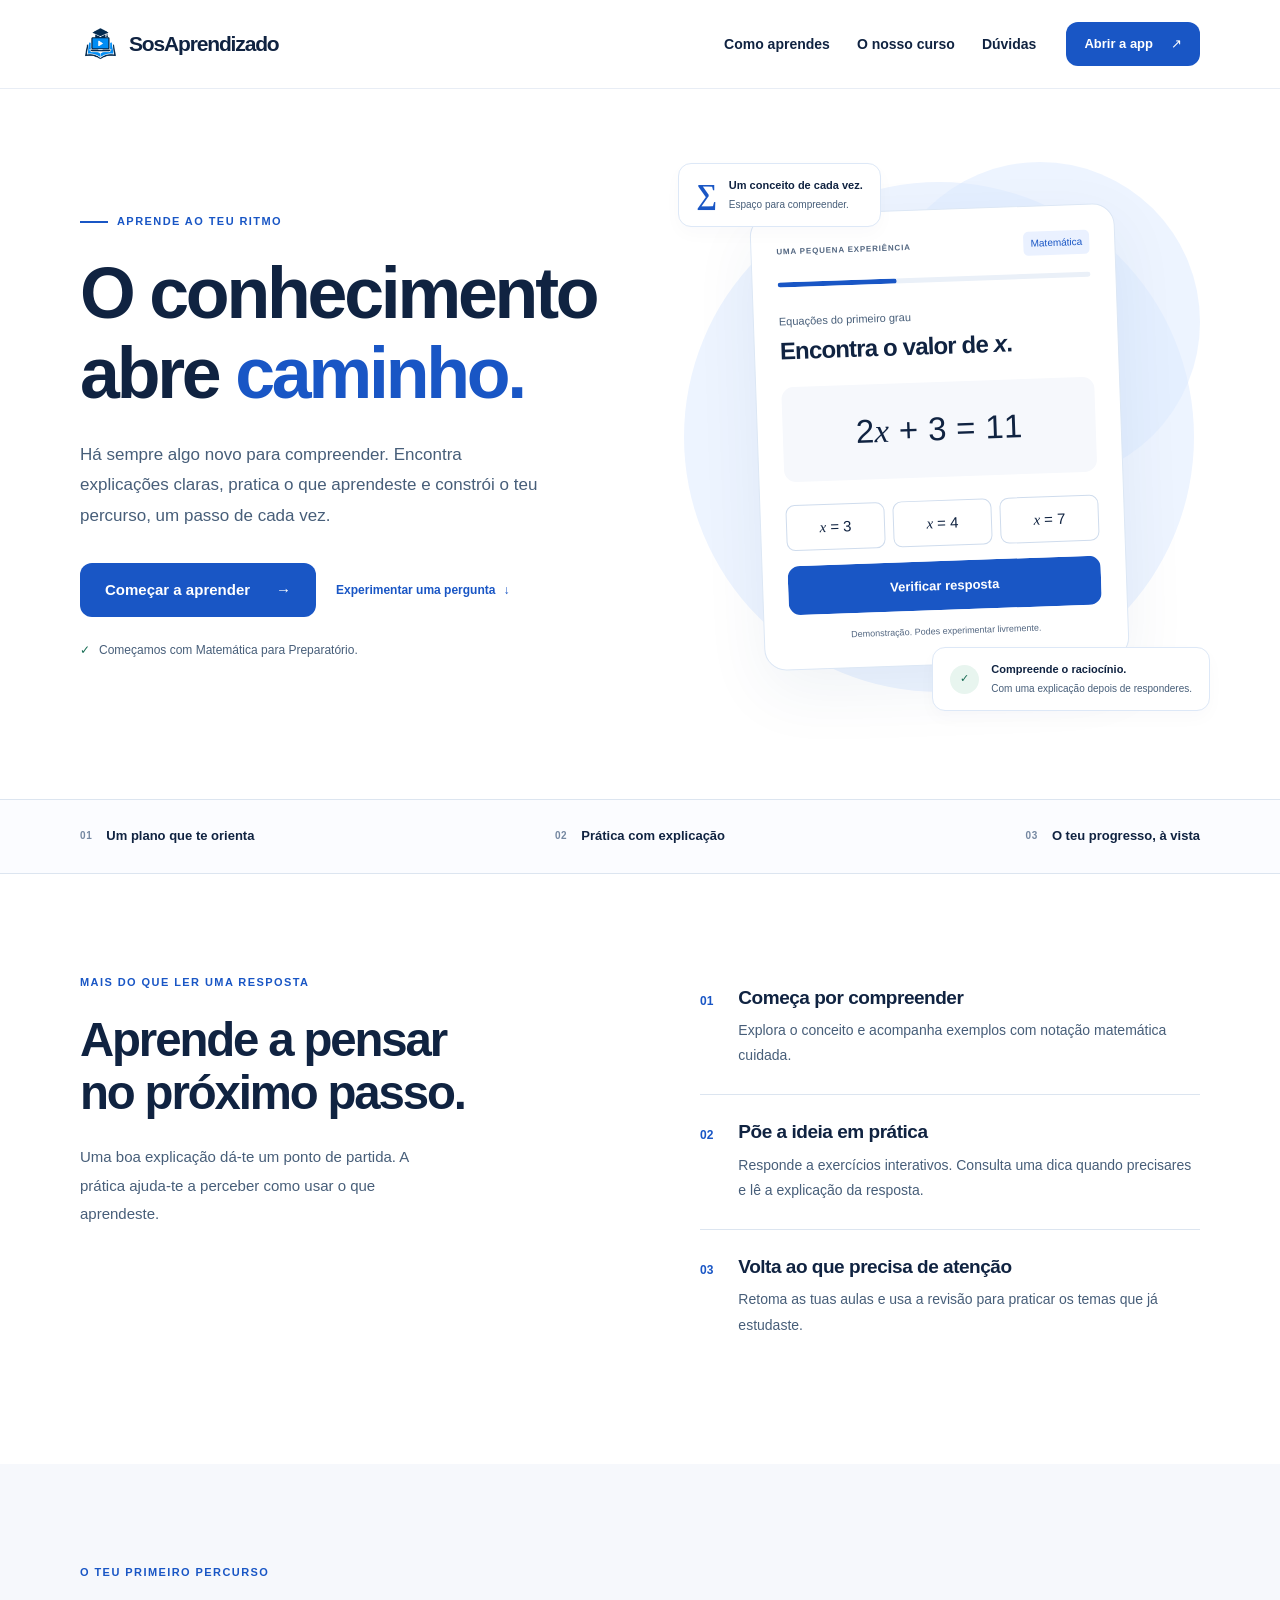
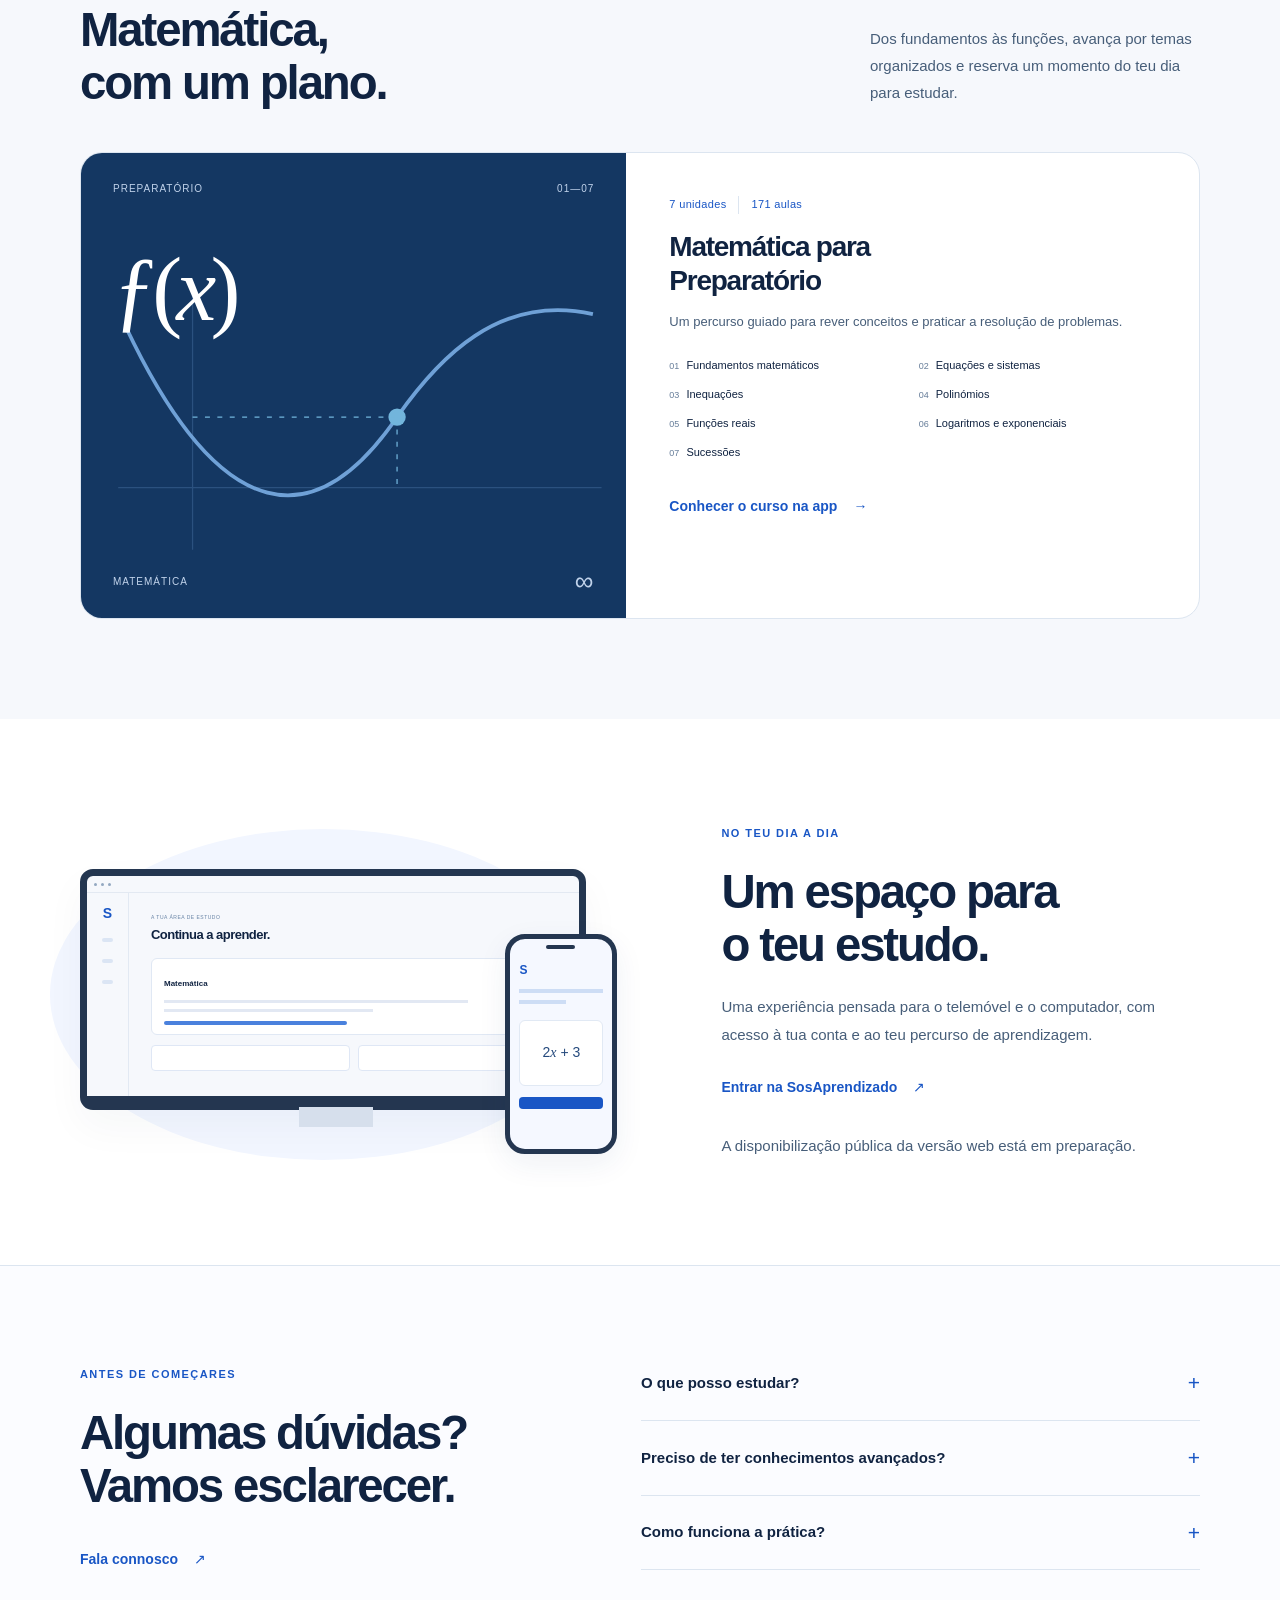
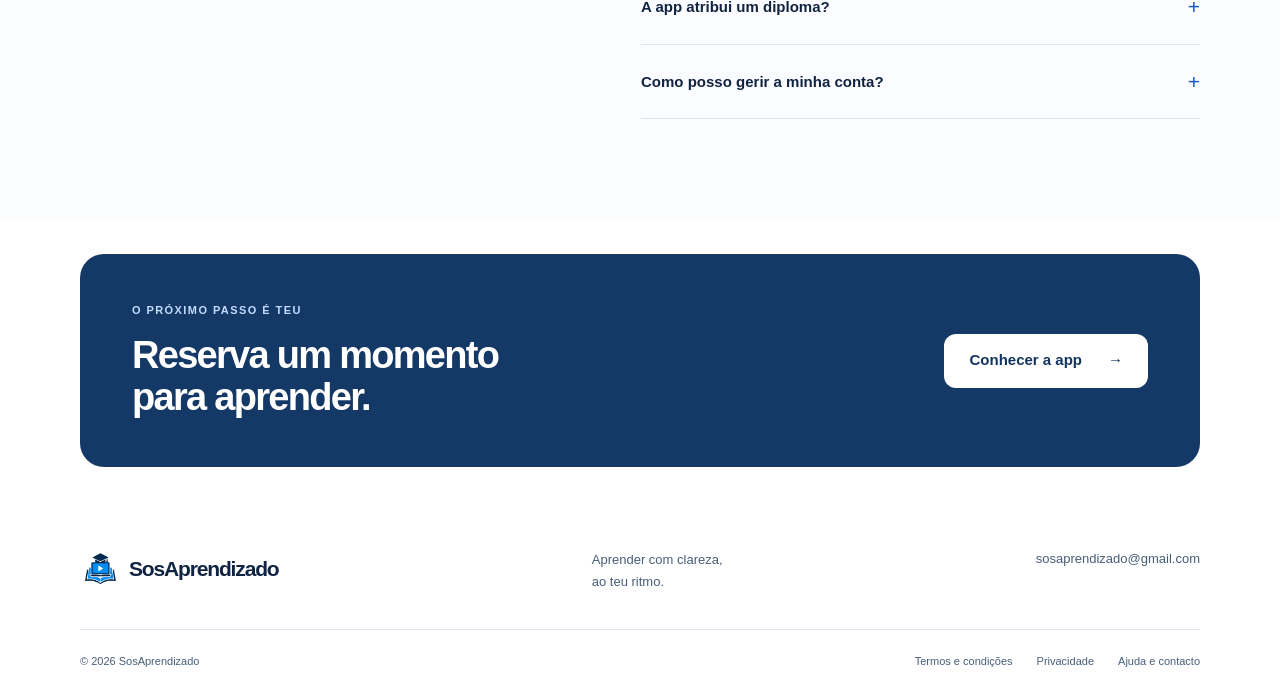
<file: index.html>
<!doctype html>
<html lang="pt-AO">
<head>
  <meta charset="utf-8">
  <meta name="viewport" content="width=device-width, initial-scale=1">
  <meta name="theme-color" content="#123460">
  <title>SosAprendizado | Aprende ao teu ritmo</title>
  <meta name="description" content="Conhece a SosAprendizado. Explora os cursos, aprende com exemplos e exercícios interativos e acompanha o teu progresso ao teu ritmo.">
  <meta name="robots" content="index, follow, max-image-preview:large">
  <meta name="google-site-verification" content="mbjfr6m97Jv37Rw4Ybl-t7gr6s1rhcrlw_hMFawdF-0" />
  <link rel="canonical" href="https://conhece.sosaprendizado.com/">
  <meta property="og:site_name" content="SosAprendizado">
  <meta property="og:title" content="SosAprendizado | Aprende ao teu ritmo">
  <meta property="og:description" content="Descobre os cursos da SosAprendizado e acompanha o teu progresso com aulas e exercícios interativos.">
  <meta property="og:type" content="website">
  <meta property="og:locale" content="pt_AO">
  <meta property="og:url" content="https://conhece.sosaprendizado.com/">
  <meta property="og:image" content="https://conhece.sosaprendizado.com/social-logo.png">
  <meta property="og:image:type" content="image/png">
  <meta property="og:image:width" content="1254">
  <meta property="og:image:height" content="1254">
  <meta property="og:image:alt" content="SosAprendizado — símbolo de aprendizagem com livro, ecrã e chapéu de finalista">
  <meta name="twitter:card" content="summary">
  <meta name="twitter:title" content="SosAprendizado | Aprende ao teu ritmo">
  <meta name="twitter:description" content="Descobre os cursos da SosAprendizado e acompanha o teu progresso com aulas e exercícios interativos.">
  <meta name="twitter:image" content="https://conhece.sosaprendizado.com/social-logo.png">
  <meta name="twitter:image:alt" content="Símbolo da SosAprendizado">
  <link rel="icon" href="/logo.png" type="image/png" sizes="144x144">
  <link rel="stylesheet" href="styles.css">
  <script src="site.js" defer></script>
  <script type="application/ld+json">
  {
    "@context": "https://schema.org",
    "@graph": [
      {
        "@type": "Organization",
        "@id": "https://conhece.sosaprendizado.com/#organization",
        "name": "SosAprendizado",
        "url": "https://conhece.sosaprendizado.com/",
        "email": "sosaprendizado@gmail.com",
        "logo": {
          "@type": "ImageObject",
          "url": "https://conhece.sosaprendizado.com/social-logo.png",
          "width": 1254,
          "height": 1254
        }
      },
      {
        "@type": "WebSite",
        "@id": "https://conhece.sosaprendizado.com/#website",
        "name": "SosAprendizado",
        "url": "https://conhece.sosaprendizado.com/",
        "inLanguage": "pt-AO",
        "publisher": { "@id": "https://conhece.sosaprendizado.com/#organization" }
      }
    ]
  }
  </script>
</head>
<body>
  <a class="skip" href="#conteudo">Saltar para o conteúdo</a>
  <header class="site-header">
    <nav class="nav wrap" aria-label="Navegação principal">
      <a href="./" class="brand" aria-label="SosAprendizado, início"><img src="logo.png" width="40" height="40" alt=""><span>SosAprendizado</span></a>
      <div class="nav-links"><a href="#metodo">Como aprendes</a><a href="#curso">O nosso curso</a><a href="#duvidas">Dúvidas</a></div>
      <a class="button button-small" href="https://sosaprendizado.com/">Abrir a app <span aria-hidden="true">↗</span></a>
    </nav>
  </header>
  <main id="conteudo">
    <section class="hero wrap" aria-labelledby="hero-title">
      <div class="hero-copy">
        <p class="eyebrow"><span class="little-line"></span>APRENDE AO TEU RITMO</p>
        <h1 id="hero-title">O conhecimento<br>abre <span>caminho.</span></h1>
        <p class="hero-description">Há sempre algo novo para compreender. Encontra explicações claras, pratica o que aprendeste e constrói o teu percurso, um passo de cada vez.</p>
        <div class="hero-actions"><a class="button" href="https://sosaprendizado.com/">Começar a aprender <span aria-hidden="true">→</span></a><a class="text-link" href="#experimenta">Experimentar uma pergunta <span aria-hidden="true">↓</span></a></div>
        <div class="hero-note"><span class="note-mark" aria-hidden="true">✓</span><span>Começamos com Matemática para Preparatório.</span></div>
      </div>
      <div class="learning-scene" id="experimenta">
        <div class="scene-orbit orbit-one"></div><div class="scene-orbit orbit-two"></div>
        <div class="scene-note"><span aria-hidden="true">∑</span><div>Um conceito de cada vez.<small>Espaço para compreender.</small></div></div>
        <section class="lesson-demo" aria-labelledby="demo-title">
          <div class="demo-header"><span class="demo-kicker">UMA PEQUENA EXPERIÊNCIA</span><span class="demo-subject">Matemática</span></div>
          <div class="demo-progress" aria-hidden="true"><span></span></div>
          <p class="demo-label">Equações do primeiro grau</p>
          <h2 id="demo-title">Encontra o valor de <i>x</i>.</h2>
          <div class="equation" aria-label="Dois x mais três é igual a onze"><span>2<i>x</i> + 3 = 11</span></div>
          <form id="demo-form">
            <fieldset><legend class="visually-hidden">Escolhe uma resposta</legend><div class="answer-grid"><label><input type="radio" name="answer" value="3" required><span><i>x</i> = 3</span></label><label><input type="radio" name="answer" value="4"><span><i>x</i> = 4</span></label><label><input type="radio" name="answer" value="7"><span><i>x</i> = 7</span></label></div></fieldset>
            <button class="button demo-submit" type="submit">Verificar resposta</button>
            <div id="demo-result" class="demo-result" role="status" aria-live="polite" hidden></div>
          </form>
          <p class="demo-footnote">Demonstração. Podes experimentar livremente.</p>
        </section>
        <div class="scene-bottom"><span class="mini-check" aria-hidden="true">✓</span><div>Compreende o raciocínio.<small>Com uma explicação depois de responderes.</small></div></div>
      </div>
    </section>
    <section class="principles" aria-label="A experiência de aprendizagem">
      <div class="wrap principles-inner"><p><span class="principle-symbol" aria-hidden="true">01</span>Um plano que te orienta</p><p><span class="principle-symbol" aria-hidden="true">02</span>Prática com explicação</p><p><span class="principle-symbol" aria-hidden="true">03</span>O teu progresso, à vista</p></div>
    </section>
    <section class="method wrap section-space" id="metodo" aria-labelledby="method-title">
      <div class="section-intro"><p class="eyebrow">MAIS DO QUE LER UMA RESPOSTA</p><h2 id="method-title">Aprende a pensar<br>no próximo passo.</h2><p>Uma boa explicação dá-te um ponto de partida. A prática ajuda-te a perceber como usar o que aprendeste.</p></div>
      <div class="method-steps">
        <article class="method-step"><span class="step-num">01</span><div><h3>Começa por compreender</h3><p>Explora o conceito e acompanha exemplos com notação matemática cuidada.</p></div></article>
        <article class="method-step"><span class="step-num">02</span><div><h3>Põe a ideia em prática</h3><p>Responde a exercícios interativos. Consulta uma dica quando precisares e lê a explicação da resposta.</p></div></article>
        <article class="method-step"><span class="step-num">03</span><div><h3>Volta ao que precisa de atenção</h3><p>Retoma as tuas aulas e usa a revisão para praticar os temas que já estudaste.</p></div></article>
      </div>
    </section>
    <section class="course-section section-space" id="curso" aria-labelledby="course-title">
      <div class="wrap"><div class="course-top"><div><p class="eyebrow">O TEU PRIMEIRO PERCURSO</p><h2 id="course-title">Matemática,<br>com um plano.</h2></div><p>Dos fundamentos às funções, avança por temas organizados e reserva um momento do teu dia para estudar.</p></div>
        <div class="course-panel"><div class="course-cover" aria-hidden="true"><div class="cover-header"><span>PREPARATÓRIO</span><span>01—07</span></div><div class="cover-formula">ƒ(<i>x</i>)</div><svg viewBox="0 0 440 230" class="graph" fill="none"><path d="M30 170H420M90 220V15" stroke="currentColor" opacity=".25"/><path d="M36 40C114 205 190 208 255 113C288 66 337 13 413 30" stroke="currentColor" stroke-width="3"/><circle cx="255" cy="113" r="7" fill="#83CCF2"/><path d="M255 113V170M90 113H255" stroke="#83CCF2" stroke-dasharray="4 6"/></svg><div class="cover-footer"><span>MATEMÁTICA</span><span>∞</span></div></div>
        <div class="course-content"><div class="course-meta"><span>7 unidades</span><span>171 aulas</span></div><h3>Matemática para Preparatório</h3><p>Um percurso guiado para rever conceitos e praticar a resolução de problemas.</p><ol class="syllabus"><li>Fundamentos matemáticos</li><li>Equações e sistemas</li><li>Inequações</li><li>Polinómios</li><li>Funções reais</li><li>Logaritmos e exponenciais</li><li>Sucessões</li></ol><a class="text-link" href="https://sosaprendizado.com/">Conhecer o curso na app <span aria-hidden="true">→</span></a></div></div>
      </div>
    </section>
    <section class="everywhere wrap section-space" aria-labelledby="everywhere-title"><div class="device-art" aria-hidden="true"><div class="desktop-device"><div class="desktop-top"><span></span><span></span><span></span></div><div class="desktop-screen"><div class="device-sidebar"><b>S</b><i></i><i></i><i></i></div><div class="device-study"><small>A TUA ÁREA DE ESTUDO</small><strong>Continua a aprender.</strong><div class="device-card"><span>Matemática</span><div class="device-rule"></div><div class="device-rule short"></div><div class="device-bar"></div></div><div class="device-tiles"><span></span><span></span></div></div></div></div><div class="phone-device"><span></span><b>S</b><div class="phone-line"></div><div class="phone-line short"></div><div class="phone-card">2<i>x</i> + 3</div><div class="phone-button"></div></div></div><div class="everywhere-copy"><p class="eyebrow">NO TEU DIA A DIA</p><h2 id="everywhere-title">Um espaço para<br>o teu estudo.</h2><p>Uma experiência pensada para o telemóvel e o computador, com acesso à tua conta e ao teu percurso de aprendizagem.</p><a class="text-link" href="https://sosaprendizado.com/">Entrar na SosAprendizado <span aria-hidden="true">↗</span></a><p class="small-note">A disponibilização pública da versão web está em preparação.</p></div></section>
    <section class="faq section-space" id="duvidas" aria-labelledby="faq-title"><div class="wrap faq-layout"><div><p class="eyebrow">ANTES DE COMEÇARES</p><h2 id="faq-title">Algumas dúvidas?<br>Vamos esclarecer.</h2><a class="text-link support-link" href="mailto:sosaprendizado@gmail.com">Fala connosco <span aria-hidden="true">↗</span></a></div><div class="faq-items"><details><summary>O que posso estudar?</summary><p>A SosAprendizado começa com Matemática para Preparatório, organizada em sete unidades. Novos cursos serão apresentados quando estiverem disponíveis.</p></details><details><summary>Preciso de ter conhecimentos avançados?</summary><p>O percurso começa pelos fundamentos matemáticos. Podes consultar o plano do curso para encontrar os temas que precisas de rever.</p></details><details><summary>Como funciona a prática?</summary><p>As aulas combinam explicações, exemplos e exercícios. Depois de responderes, recebes feedback e podes compreender a resolução.</p></details><details><summary>A app atribui um diploma?</summary><p>O progresso e os pontos acompanham a tua prática na plataforma. O curso atualmente disponível não atribui um diploma ou uma certificação académica.</p></details><details><summary>Como posso gerir a minha conta?</summary><p>Na app, abre Perfil para alterar o nome e a fotografia. Nas Definições, encontras as preferências, os dados de acesso e o pedido de eliminação. O pedido pode ser cancelado durante 30 dias.</p></details></div></div></section>
    <section class="cta-band wrap"><div><p class="eyebrow">O PRÓXIMO PASSO É TEU</p><h2>Reserva um momento<br>para aprender.</h2></div><a class="button button-white" href="https://sosaprendizado.com/">Conhecer a app <span aria-hidden="true">→</span></a></section>
  </main>
  <footer class="footer wrap"><div class="footer-top"><a href="./" class="brand"><img src="logo.png" alt="" width="36" height="36"><span>SosAprendizado</span></a><p>Aprender com clareza,<br>ao teu ritmo.</p><a href="mailto:sosaprendizado@gmail.com">sosaprendizado@gmail.com</a></div><div class="footer-bottom"><p>© <span id="year">2026</span> SosAprendizado</p><nav aria-label="Informação e apoio"><a href="termos.html">Termos e condições</a><a href="privacidade.html">Privacidade</a><a href="ajuda.html">Ajuda e contacto</a></nav></div></footer>
</body>
</html>
</file>
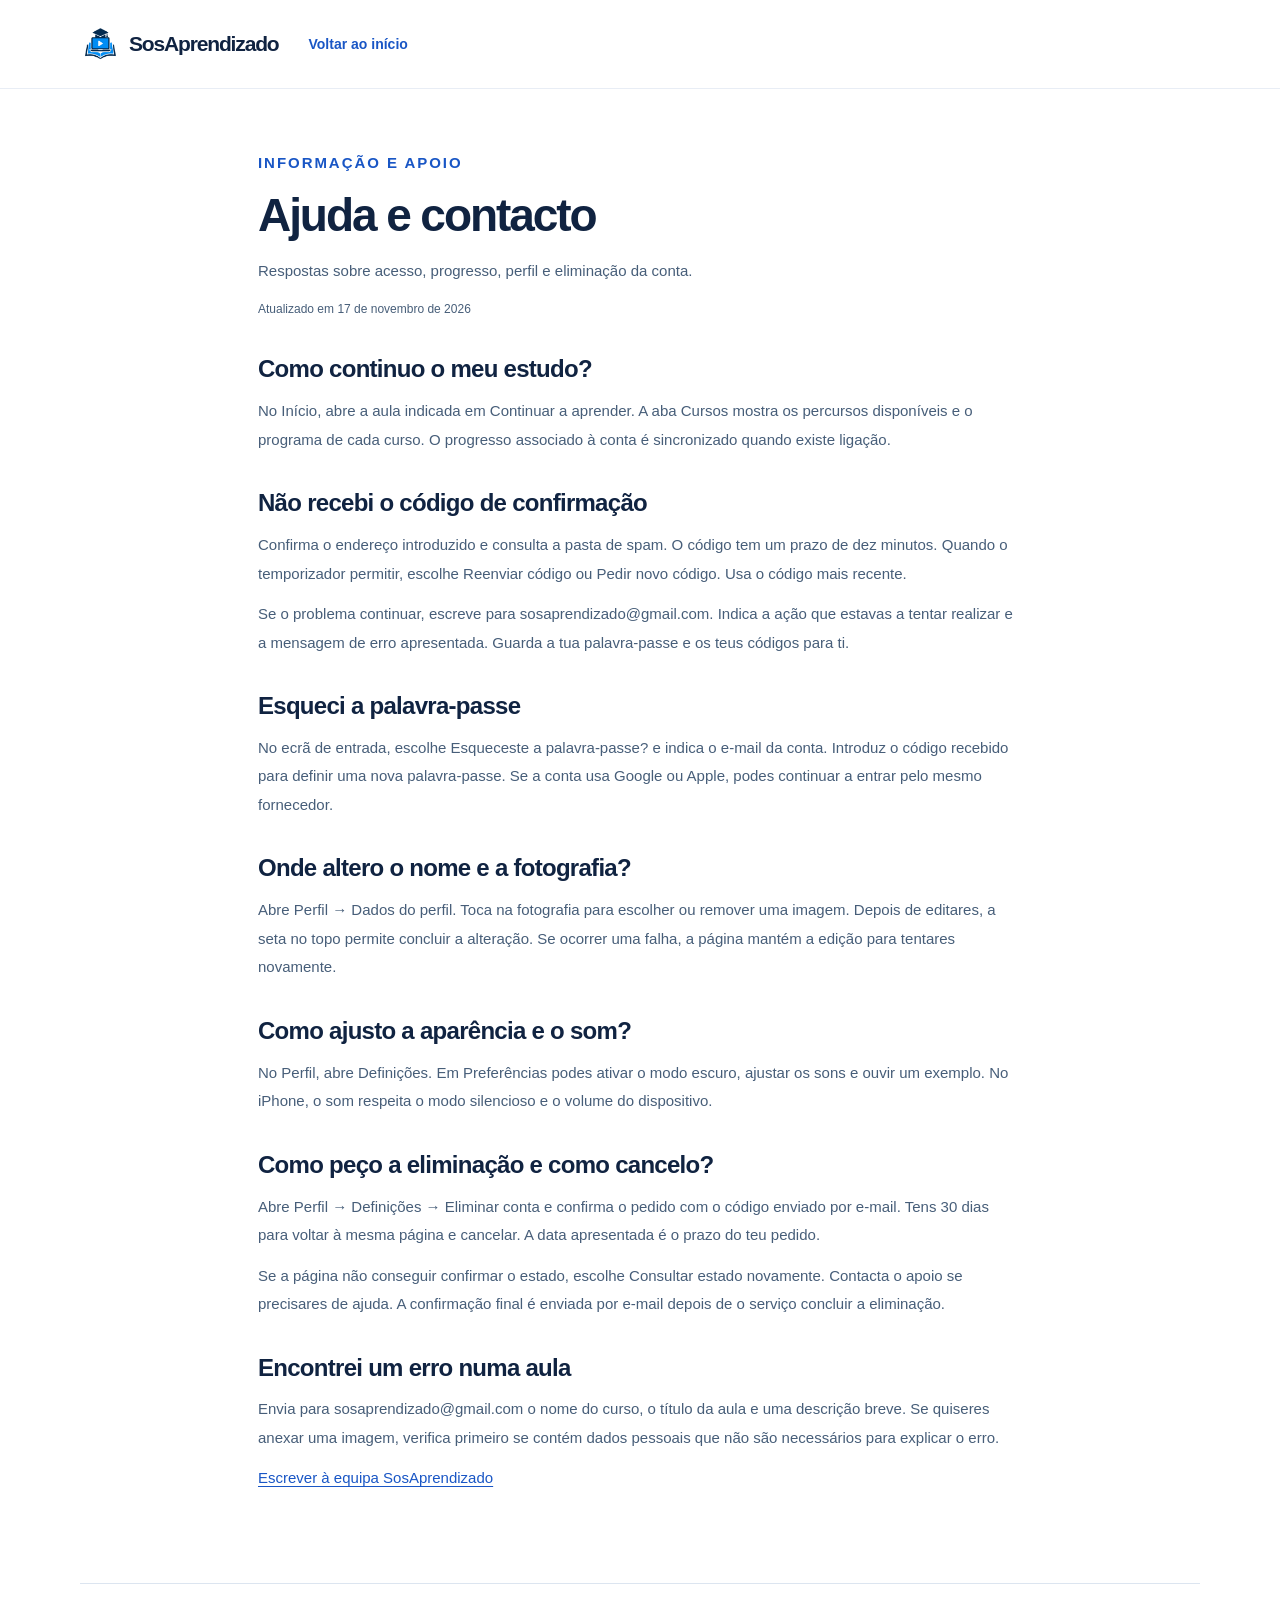
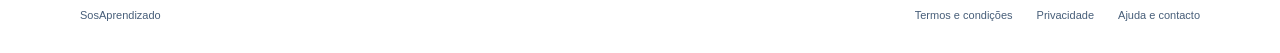
<file: ajuda.html>
<!doctype html>
<html lang="pt-AO">
<head>
  <meta charset="utf-8">
  <meta name="viewport" content="width=device-width,initial-scale=1">
  <meta name="theme-color" content="#123460">
  <title>Ajuda e contacto | SosAprendizado</title>
  <meta name="description" content="Respostas sobre acesso, progresso, perfil e eliminação da conta.">
  <meta name="robots" content="index, follow, max-image-preview:large">
  <link rel="canonical" href="https://conhece.sosaprendizado.com/ajuda.html">
  <meta property="og:site_name" content="SosAprendizado">
  <meta property="og:title" content="Ajuda e contacto | SosAprendizado">
  <meta property="og:description" content="Respostas sobre acesso, progresso, perfil e eliminação da conta.">
  <meta property="og:type" content="website">
  <meta property="og:locale" content="pt_AO">
  <meta property="og:url" content="https://conhece.sosaprendizado.com/ajuda.html">
  <meta property="og:image" content="https://conhece.sosaprendizado.com/social-logo.png">
  <meta property="og:image:type" content="image/png">
  <meta property="og:image:width" content="1254">
  <meta property="og:image:height" content="1254">
  <meta property="og:image:alt" content="Símbolo da SosAprendizado">
  <meta name="twitter:card" content="summary">
  <meta name="twitter:title" content="Ajuda e contacto | SosAprendizado">
  <meta name="twitter:description" content="Respostas sobre acesso, progresso, perfil e eliminação da conta.">
  <meta name="twitter:image" content="https://conhece.sosaprendizado.com/social-logo.png">
  <meta name="twitter:image:alt" content="Símbolo da SosAprendizado">
  <link rel="icon" href="/logo.png" type="image/png" sizes="144x144">
  <link rel="stylesheet" href="styles.css">
</head>
<body><a class="skip" href="#conteudo">Saltar para o conteúdo</a><header class="site-header"><nav class="nav wrap" aria-label="Navegação principal"><a class="brand" href="./"><img src="logo.png" width="40" height="40" alt=""><span>SosAprendizado</span></a><a class="text-link" href="./">Voltar ao início</a></nav></header><main class="legal-shell" id="conteudo"><p class="eyebrow">INFORMAÇÃO E APOIO</p><h1>Ajuda e contacto</h1><p>Respostas sobre acesso, progresso, perfil e eliminação da conta.</p><p class="legal-meta">Atualizado em 17 de novembro de 2026</p><section><h2>Como continuo o meu estudo?</h2><p>No Início, abre a aula indicada em Continuar a aprender. A aba Cursos mostra os percursos disponíveis e o programa de cada curso. O progresso associado à conta é sincronizado quando existe ligação.</p></section>
<section><h2>Não recebi o código de confirmação</h2><p>Confirma o endereço introduzido e consulta a pasta de spam. O código tem um prazo de dez minutos. Quando o temporizador permitir, escolhe Reenviar código ou Pedir novo código. Usa o código mais recente.</p><p>Se o problema continuar, escreve para sosaprendizado@gmail.com. Indica a ação que estavas a tentar realizar e a mensagem de erro apresentada. Guarda a tua palavra-passe e os teus códigos para ti.</p></section>
<section><h2>Esqueci a palavra-passe</h2><p>No ecrã de entrada, escolhe Esqueceste a palavra-passe? e indica o e-mail da conta. Introduz o código recebido para definir uma nova palavra-passe. Se a conta usa Google ou Apple, podes continuar a entrar pelo mesmo fornecedor.</p></section>
<section><h2>Onde altero o nome e a fotografia?</h2><p>Abre Perfil → Dados do perfil. Toca na fotografia para escolher ou remover uma imagem. Depois de editares, a seta no topo permite concluir a alteração. Se ocorrer uma falha, a página mantém a edição para tentares novamente.</p></section>
<section><h2>Como ajusto a aparência e o som?</h2><p>No Perfil, abre Definições. Em Preferências podes ativar o modo escuro, ajustar os sons e ouvir um exemplo. No iPhone, o som respeita o modo silencioso e o volume do dispositivo.</p></section>
<section><h2>Como peço a eliminação e como cancelo?</h2><p>Abre Perfil → Definições → Eliminar conta e confirma o pedido com o código enviado por e-mail. Tens 30 dias para voltar à mesma página e cancelar. A data apresentada é o prazo do teu pedido.</p><p>Se a página não conseguir confirmar o estado, escolhe Consultar estado novamente. Contacta o apoio se precisares de ajuda. A confirmação final é enviada por e-mail depois de o serviço concluir a eliminação.</p></section>
<section><h2>Encontrei um erro numa aula</h2><p>Envia para sosaprendizado@gmail.com o nome do curso, o título da aula e uma descrição breve. Se quiseres anexar uma imagem, verifica primeiro se contém dados pessoais que não são necessários para explicar o erro.</p></section><p><a href="mailto:sosaprendizado@gmail.com">Escrever à equipa SosAprendizado</a></p></main><footer class="footer wrap"><div class="footer-bottom"><p>SosAprendizado</p><nav aria-label="Informação e apoio"><a href="termos.html">Termos e condições</a><a href="privacidade.html">Privacidade</a><a href="ajuda.html">Ajuda e contacto</a></nav></div></footer></body></html>
</file>
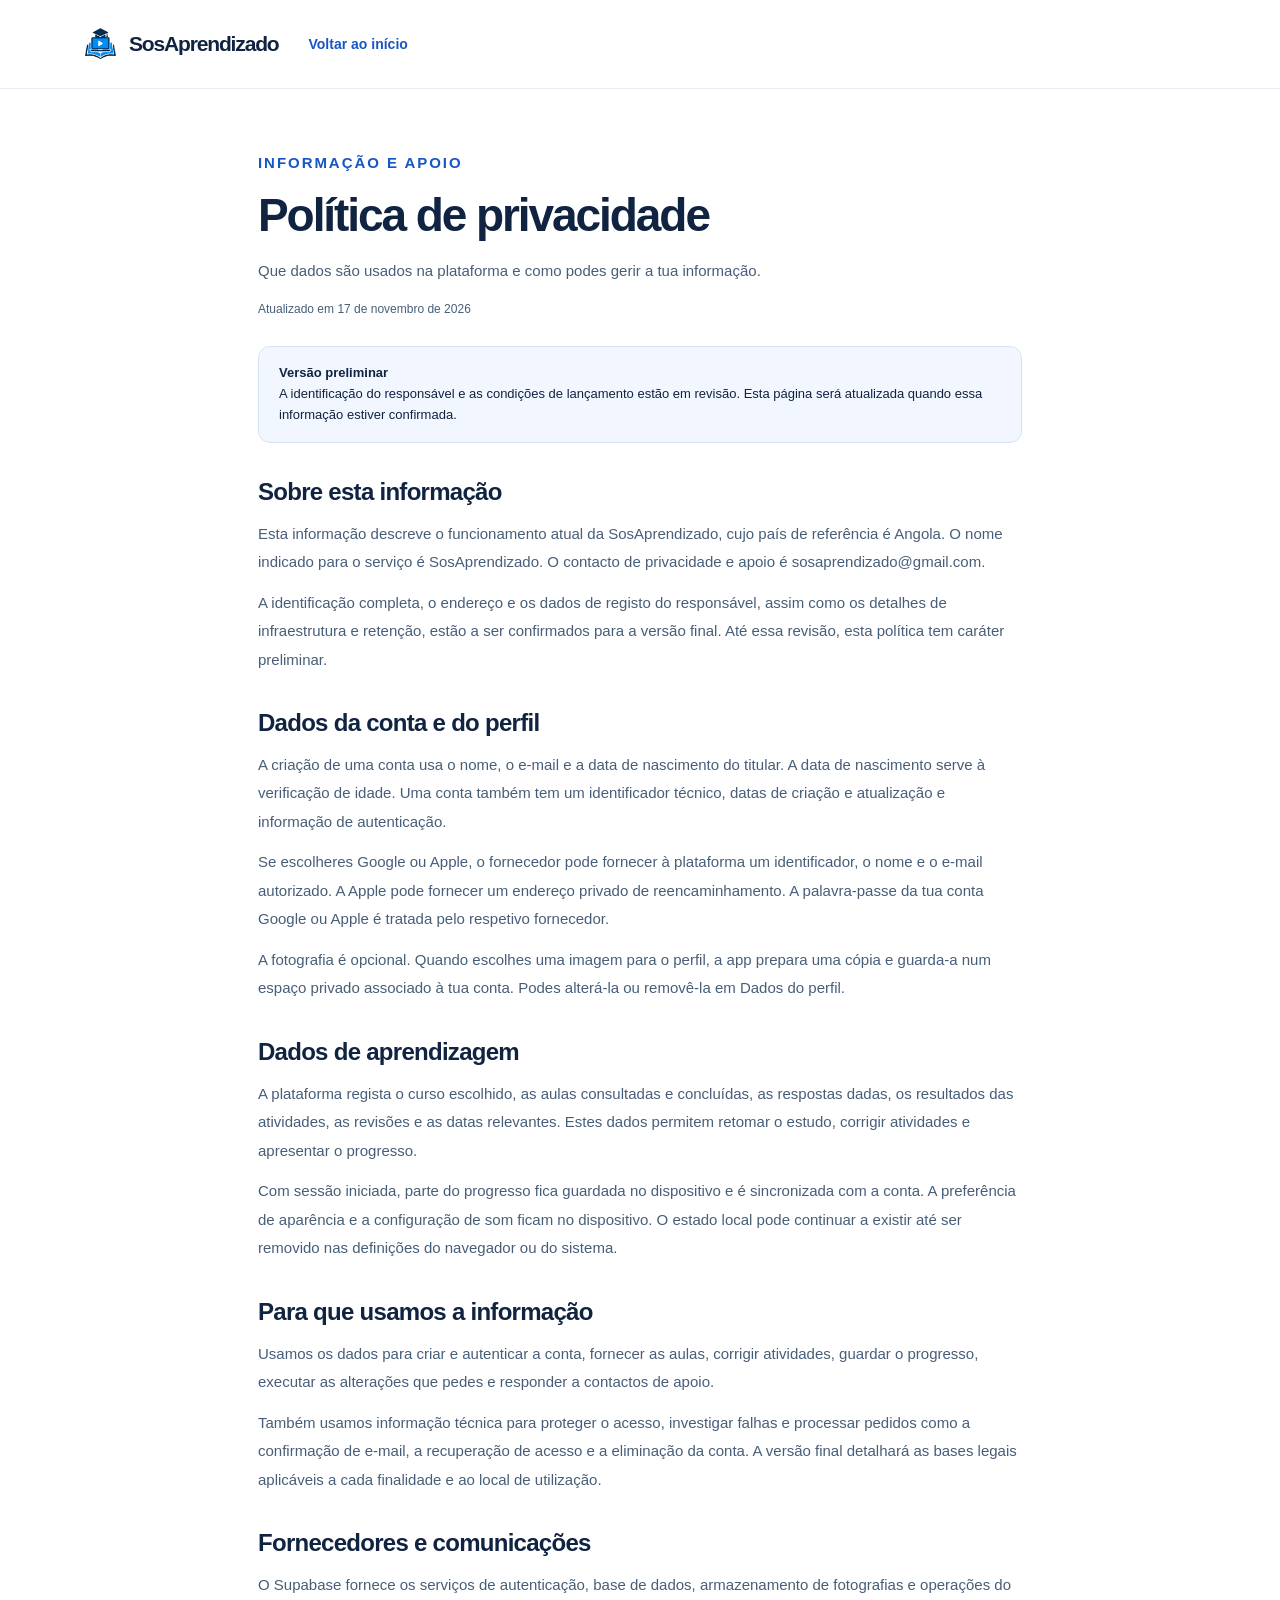
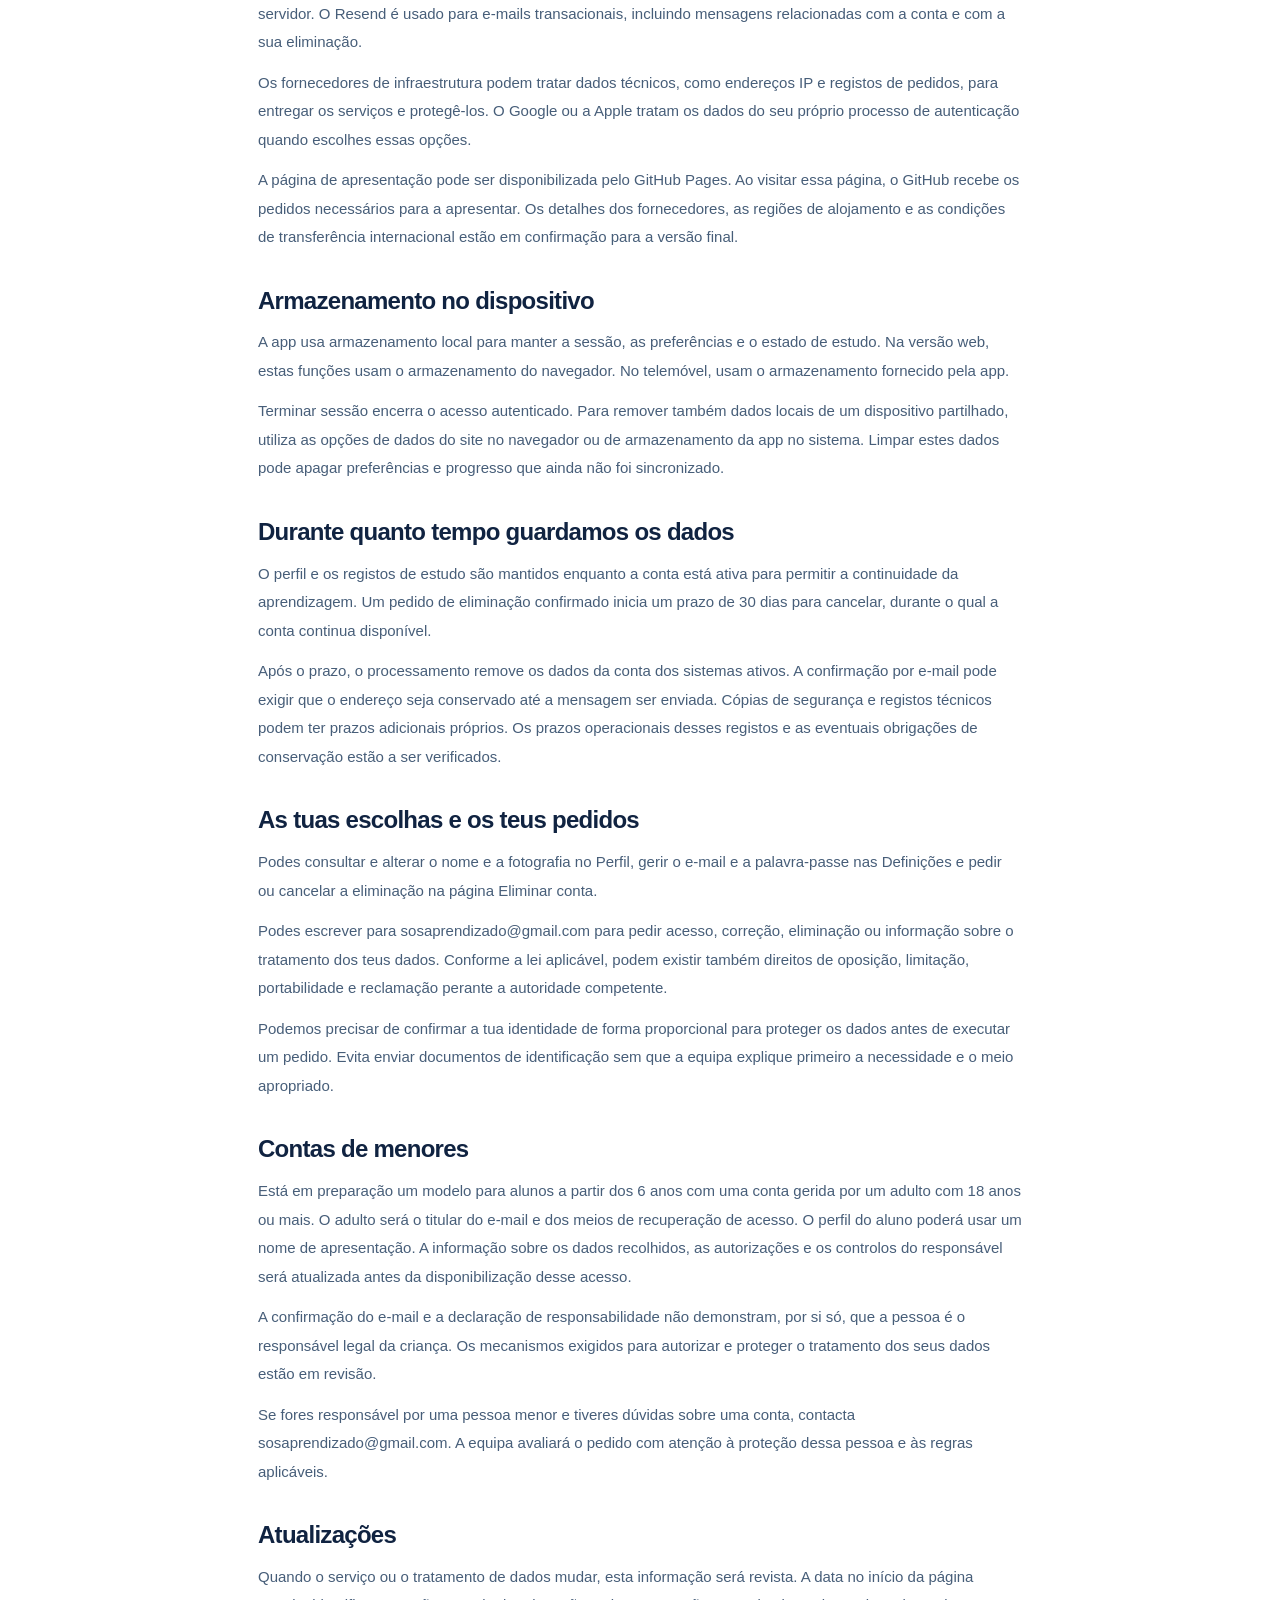
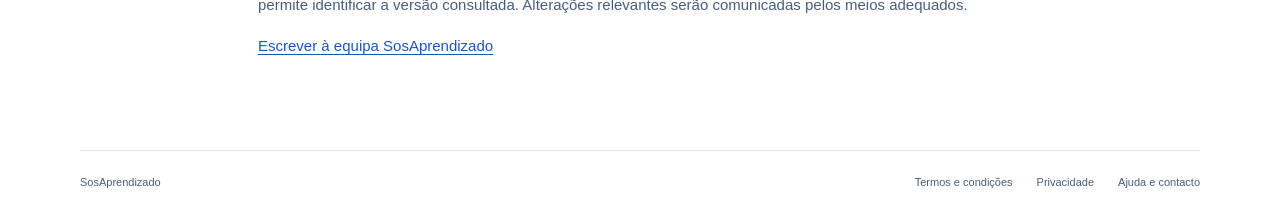
<file: privacidade.html>
<!doctype html>
<html lang="pt-AO">
<head>
  <meta charset="utf-8">
  <meta name="viewport" content="width=device-width,initial-scale=1">
  <meta name="theme-color" content="#123460">
  <title>Política de privacidade | SosAprendizado</title>
  <meta name="description" content="Que dados são usados na plataforma e como podes gerir a tua informação.">
  <meta name="robots" content="noindex, follow">
  <link rel="canonical" href="https://conhece.sosaprendizado.com/privacidade.html">
  <meta property="og:site_name" content="SosAprendizado">
  <meta property="og:title" content="Política de privacidade | SosAprendizado">
  <meta property="og:description" content="Que dados são usados na plataforma e como podes gerir a tua informação.">
  <meta property="og:type" content="website">
  <meta property="og:locale" content="pt_AO">
  <meta property="og:url" content="https://conhece.sosaprendizado.com/privacidade.html">
  <meta property="og:image" content="https://conhece.sosaprendizado.com/social-logo.png">
  <meta property="og:image:type" content="image/png">
  <meta property="og:image:width" content="1254">
  <meta property="og:image:height" content="1254">
  <meta property="og:image:alt" content="Símbolo da SosAprendizado">
  <meta name="twitter:card" content="summary">
  <meta name="twitter:title" content="Política de privacidade | SosAprendizado">
  <meta name="twitter:description" content="Que dados são usados na plataforma e como podes gerir a tua informação.">
  <meta name="twitter:image" content="https://conhece.sosaprendizado.com/social-logo.png">
  <meta name="twitter:image:alt" content="Símbolo da SosAprendizado">
  <link rel="icon" href="/logo.png" type="image/png" sizes="144x144">
  <link rel="stylesheet" href="styles.css">
</head>
<body><a class="skip" href="#conteudo">Saltar para o conteúdo</a><header class="site-header"><nav class="nav wrap" aria-label="Navegação principal"><a class="brand" href="./"><img src="logo.png" width="40" height="40" alt=""><span>SosAprendizado</span></a><a class="text-link" href="./">Voltar ao início</a></nav></header><main class="legal-shell" id="conteudo"><p class="eyebrow">INFORMAÇÃO E APOIO</p><h1>Política de privacidade</h1><p>Que dados são usados na plataforma e como podes gerir a tua informação.</p><p class="legal-meta">Atualizado em 17 de novembro de 2026</p><aside class="legal-draft"><strong>Versão preliminar</strong><br>A identificação do responsável e as condições de lançamento estão em revisão. Esta página será atualizada quando essa informação estiver confirmada.</aside><section><h2>Sobre esta informação</h2><p>Esta informação descreve o funcionamento atual da SosAprendizado, cujo país de referência é Angola. O nome indicado para o serviço é SosAprendizado. O contacto de privacidade e apoio é sosaprendizado@gmail.com.</p><p>A identificação completa, o endereço e os dados de registo do responsável, assim como os detalhes de infraestrutura e retenção, estão a ser confirmados para a versão final. Até essa revisão, esta política tem caráter preliminar.</p></section>
<section><h2>Dados da conta e do perfil</h2><p>A criação de uma conta usa o nome, o e-mail e a data de nascimento do titular. A data de nascimento serve à verificação de idade. Uma conta também tem um identificador técnico, datas de criação e atualização e informação de autenticação.</p><p>Se escolheres Google ou Apple, o fornecedor pode fornecer à plataforma um identificador, o nome e o e-mail autorizado. A Apple pode fornecer um endereço privado de reencaminhamento. A palavra-passe da tua conta Google ou Apple é tratada pelo respetivo fornecedor.</p><p>A fotografia é opcional. Quando escolhes uma imagem para o perfil, a app prepara uma cópia e guarda-a num espaço privado associado à tua conta. Podes alterá-la ou removê-la em Dados do perfil.</p></section>
<section><h2>Dados de aprendizagem</h2><p>A plataforma regista o curso escolhido, as aulas consultadas e concluídas, as respostas dadas, os resultados das atividades, as revisões e as datas relevantes. Estes dados permitem retomar o estudo, corrigir atividades e apresentar o progresso.</p><p>Com sessão iniciada, parte do progresso fica guardada no dispositivo e é sincronizada com a conta. A preferência de aparência e a configuração de som ficam no dispositivo. O estado local pode continuar a existir até ser removido nas definições do navegador ou do sistema.</p></section>
<section><h2>Para que usamos a informação</h2><p>Usamos os dados para criar e autenticar a conta, fornecer as aulas, corrigir atividades, guardar o progresso, executar as alterações que pedes e responder a contactos de apoio.</p><p>Também usamos informação técnica para proteger o acesso, investigar falhas e processar pedidos como a confirmação de e-mail, a recuperação de acesso e a eliminação da conta. A versão final detalhará as bases legais aplicáveis a cada finalidade e ao local de utilização.</p></section>
<section><h2>Fornecedores e comunicações</h2><p>O Supabase fornece os serviços de autenticação, base de dados, armazenamento de fotografias e operações do servidor. O Resend é usado para e-mails transacionais, incluindo mensagens relacionadas com a conta e com a sua eliminação.</p><p>Os fornecedores de infraestrutura podem tratar dados técnicos, como endereços IP e registos de pedidos, para entregar os serviços e protegê-los. O Google ou a Apple tratam os dados do seu próprio processo de autenticação quando escolhes essas opções.</p><p>A página de apresentação pode ser disponibilizada pelo GitHub Pages. Ao visitar essa página, o GitHub recebe os pedidos necessários para a apresentar. Os detalhes dos fornecedores, as regiões de alojamento e as condições de transferência internacional estão em confirmação para a versão final.</p></section>
<section><h2>Armazenamento no dispositivo</h2><p>A app usa armazenamento local para manter a sessão, as preferências e o estado de estudo. Na versão web, estas funções usam o armazenamento do navegador. No telemóvel, usam o armazenamento fornecido pela app.</p><p>Terminar sessão encerra o acesso autenticado. Para remover também dados locais de um dispositivo partilhado, utiliza as opções de dados do site no navegador ou de armazenamento da app no sistema. Limpar estes dados pode apagar preferências e progresso que ainda não foi sincronizado.</p></section>
<section><h2>Durante quanto tempo guardamos os dados</h2><p>O perfil e os registos de estudo são mantidos enquanto a conta está ativa para permitir a continuidade da aprendizagem. Um pedido de eliminação confirmado inicia um prazo de 30 dias para cancelar, durante o qual a conta continua disponível.</p><p>Após o prazo, o processamento remove os dados da conta dos sistemas ativos. A confirmação por e-mail pode exigir que o endereço seja conservado até a mensagem ser enviada. Cópias de segurança e registos técnicos podem ter prazos adicionais próprios. Os prazos operacionais desses registos e as eventuais obrigações de conservação estão a ser verificados.</p></section>
<section><h2>As tuas escolhas e os teus pedidos</h2><p>Podes consultar e alterar o nome e a fotografia no Perfil, gerir o e-mail e a palavra-passe nas Definições e pedir ou cancelar a eliminação na página Eliminar conta.</p><p>Podes escrever para sosaprendizado@gmail.com para pedir acesso, correção, eliminação ou informação sobre o tratamento dos teus dados. Conforme a lei aplicável, podem existir também direitos de oposição, limitação, portabilidade e reclamação perante a autoridade competente.</p><p>Podemos precisar de confirmar a tua identidade de forma proporcional para proteger os dados antes de executar um pedido. Evita enviar documentos de identificação sem que a equipa explique primeiro a necessidade e o meio apropriado.</p></section>
<section><h2>Contas de menores</h2><p>Está em preparação um modelo para alunos a partir dos 6 anos com uma conta gerida por um adulto com 18 anos ou mais. O adulto será o titular do e-mail e dos meios de recuperação de acesso. O perfil do aluno poderá usar um nome de apresentação. A informação sobre os dados recolhidos, as autorizações e os controlos do responsável será atualizada antes da disponibilização desse acesso.</p><p>A confirmação do e-mail e a declaração de responsabilidade não demonstram, por si só, que a pessoa é o responsável legal da criança. Os mecanismos exigidos para autorizar e proteger o tratamento dos seus dados estão em revisão.</p><p>Se fores responsável por uma pessoa menor e tiveres dúvidas sobre uma conta, contacta sosaprendizado@gmail.com. A equipa avaliará o pedido com atenção à proteção dessa pessoa e às regras aplicáveis.</p></section>
<section><h2>Atualizações</h2><p>Quando o serviço ou o tratamento de dados mudar, esta informação será revista. A data no início da página permite identificar a versão consultada. Alterações relevantes serão comunicadas pelos meios adequados.</p></section><p><a href="mailto:sosaprendizado@gmail.com">Escrever à equipa SosAprendizado</a></p></main><footer class="footer wrap"><div class="footer-bottom"><p>SosAprendizado</p><nav aria-label="Informação e apoio"><a href="termos.html">Termos e condições</a><a href="privacidade.html">Privacidade</a><a href="ajuda.html">Ajuda e contacto</a></nav></div></footer></body></html>
</file>
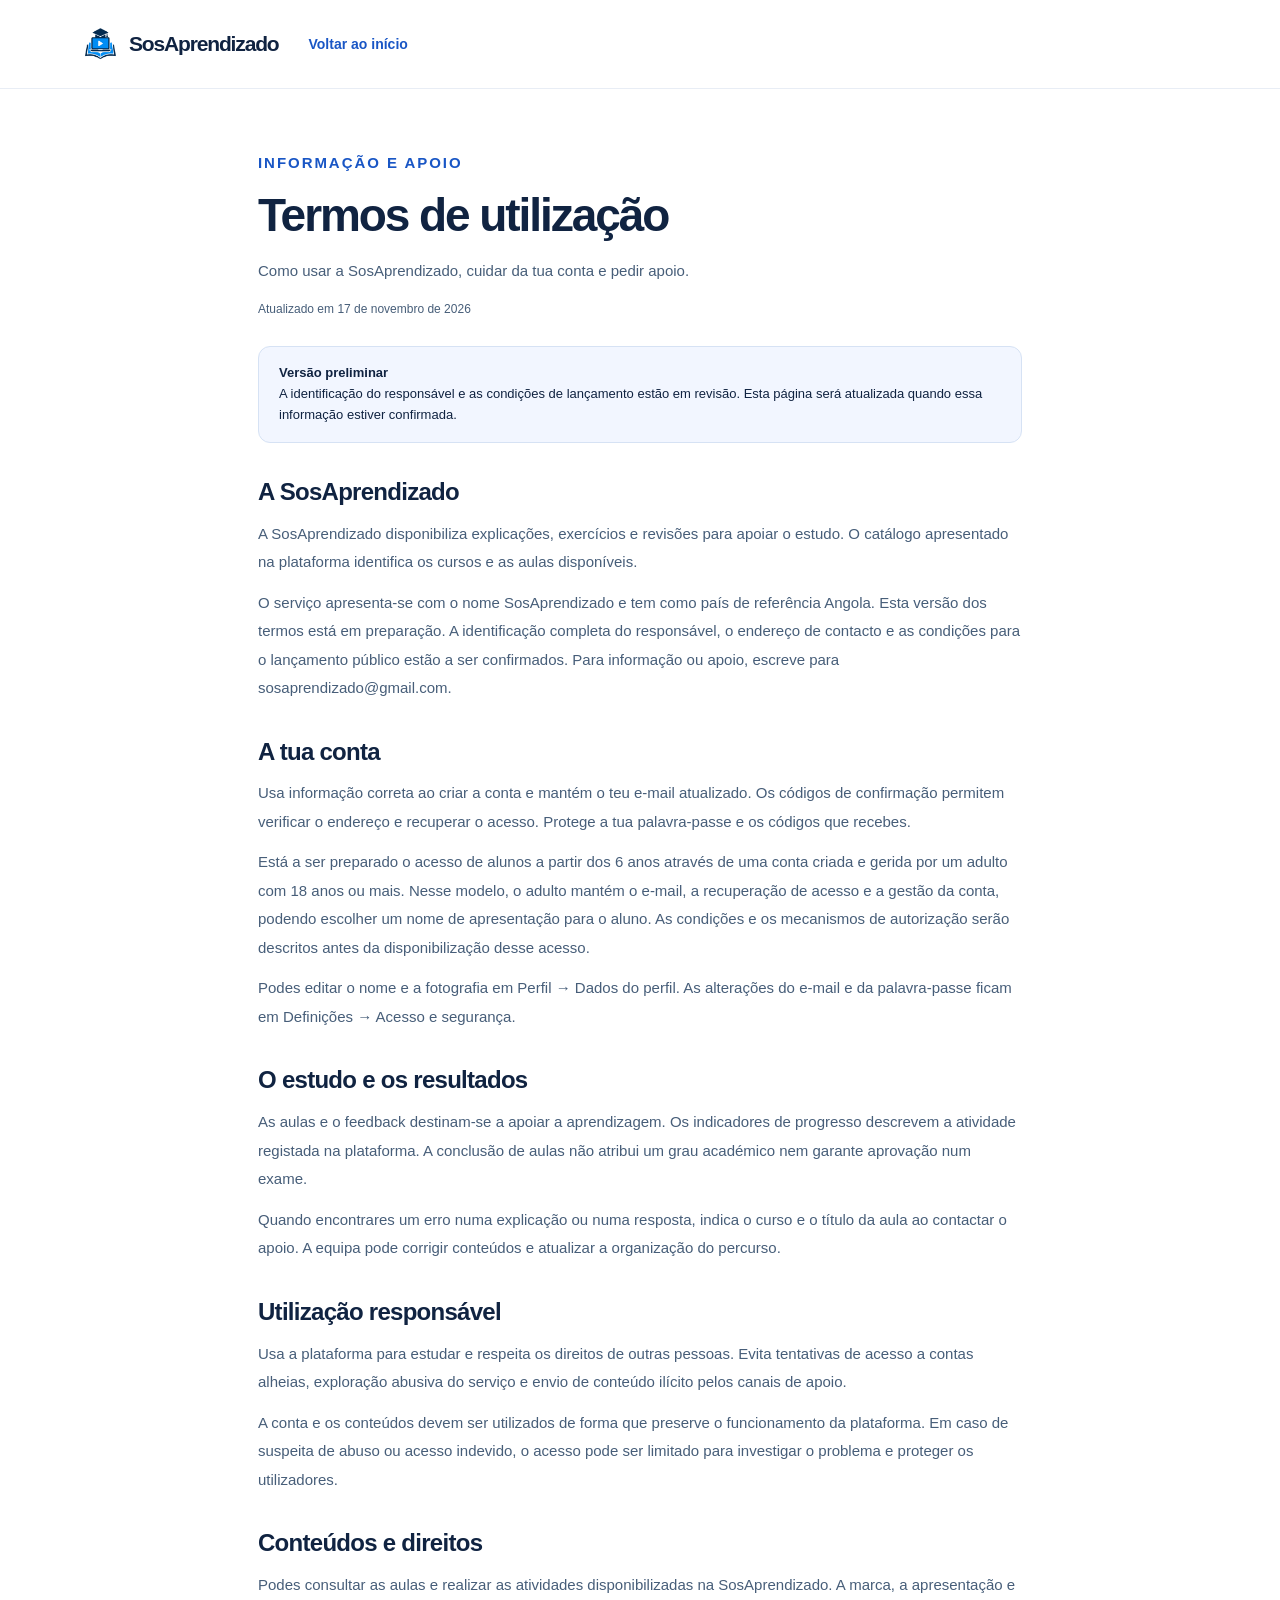
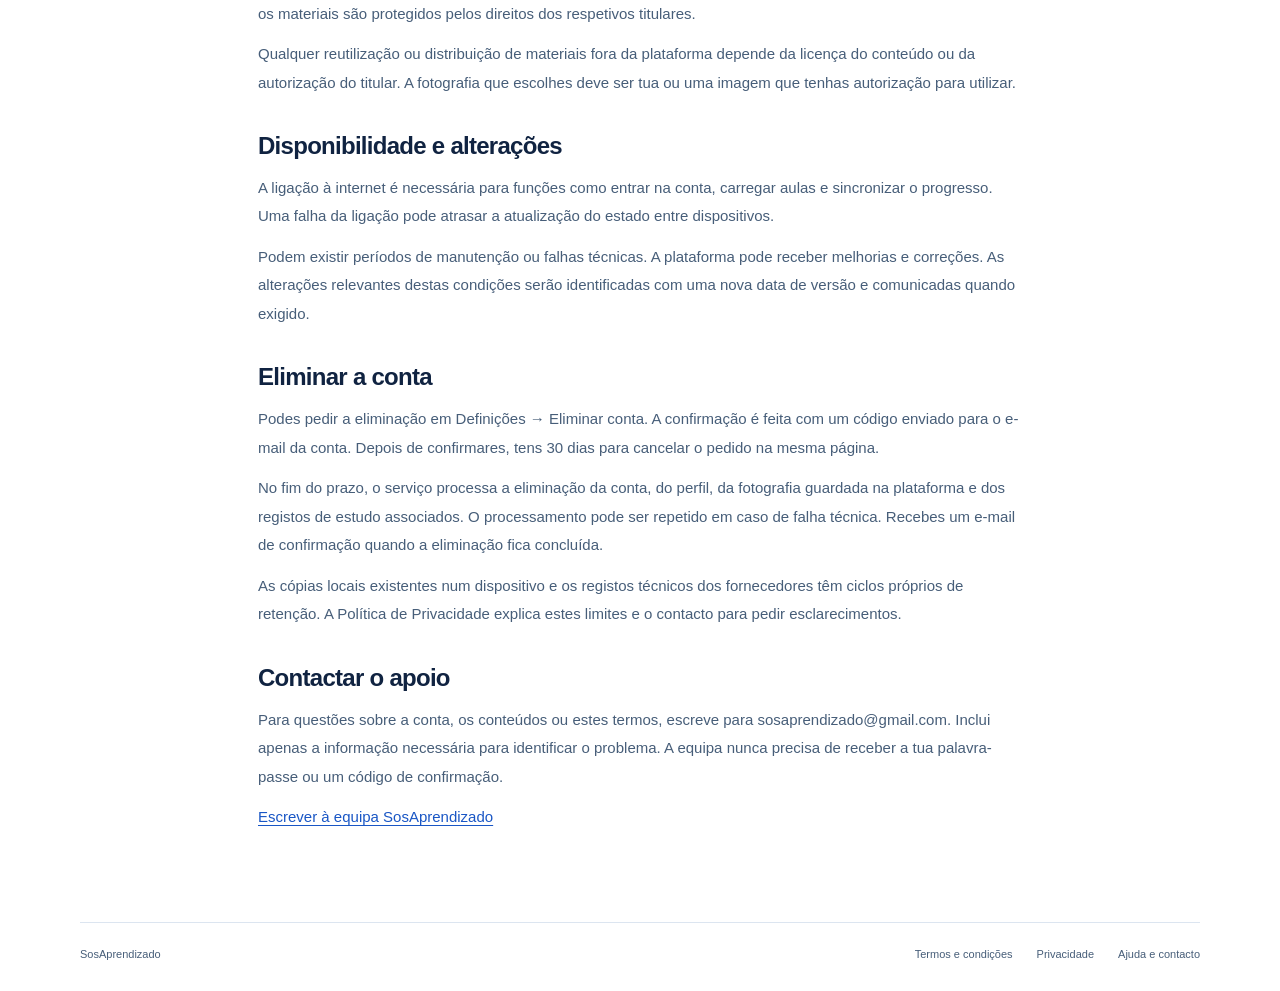
<file: termos.html>
<!doctype html>
<html lang="pt-AO">
<head>
  <meta charset="utf-8">
  <meta name="viewport" content="width=device-width,initial-scale=1">
  <meta name="theme-color" content="#123460">
  <title>Termos de utilização | SosAprendizado</title>
  <meta name="description" content="Como usar a SosAprendizado, cuidar da tua conta e pedir apoio.">
  <meta name="robots" content="noindex, follow">
  <link rel="canonical" href="https://conhece.sosaprendizado.com/termos.html">
  <meta property="og:site_name" content="SosAprendizado">
  <meta property="og:title" content="Termos de utilização | SosAprendizado">
  <meta property="og:description" content="Como usar a SosAprendizado, cuidar da tua conta e pedir apoio.">
  <meta property="og:type" content="website">
  <meta property="og:locale" content="pt_AO">
  <meta property="og:url" content="https://conhece.sosaprendizado.com/termos.html">
  <meta property="og:image" content="https://conhece.sosaprendizado.com/social-logo.png">
  <meta property="og:image:type" content="image/png">
  <meta property="og:image:width" content="1254">
  <meta property="og:image:height" content="1254">
  <meta property="og:image:alt" content="Símbolo da SosAprendizado">
  <meta name="twitter:card" content="summary">
  <meta name="twitter:title" content="Termos de utilização | SosAprendizado">
  <meta name="twitter:description" content="Como usar a SosAprendizado, cuidar da tua conta e pedir apoio.">
  <meta name="twitter:image" content="https://conhece.sosaprendizado.com/social-logo.png">
  <meta name="twitter:image:alt" content="Símbolo da SosAprendizado">
  <link rel="icon" href="/logo.png" type="image/png" sizes="144x144">
  <link rel="stylesheet" href="styles.css">
</head>
<body><a class="skip" href="#conteudo">Saltar para o conteúdo</a><header class="site-header"><nav class="nav wrap" aria-label="Navegação principal"><a class="brand" href="./"><img src="logo.png" width="40" height="40" alt=""><span>SosAprendizado</span></a><a class="text-link" href="./">Voltar ao início</a></nav></header><main class="legal-shell" id="conteudo"><p class="eyebrow">INFORMAÇÃO E APOIO</p><h1>Termos de utilização</h1><p>Como usar a SosAprendizado, cuidar da tua conta e pedir apoio.</p><p class="legal-meta">Atualizado em 17 de novembro de 2026</p><aside class="legal-draft"><strong>Versão preliminar</strong><br>A identificação do responsável e as condições de lançamento estão em revisão. Esta página será atualizada quando essa informação estiver confirmada.</aside><section><h2>A SosAprendizado</h2><p>A SosAprendizado disponibiliza explicações, exercícios e revisões para apoiar o estudo. O catálogo apresentado na plataforma identifica os cursos e as aulas disponíveis.</p><p>O serviço apresenta-se com o nome SosAprendizado e tem como país de referência Angola. Esta versão dos termos está em preparação. A identificação completa do responsável, o endereço de contacto e as condições para o lançamento público estão a ser confirmados. Para informação ou apoio, escreve para sosaprendizado@gmail.com.</p></section>
<section><h2>A tua conta</h2><p>Usa informação correta ao criar a conta e mantém o teu e-mail atualizado. Os códigos de confirmação permitem verificar o endereço e recuperar o acesso. Protege a tua palavra-passe e os códigos que recebes.</p><p>Está a ser preparado o acesso de alunos a partir dos 6 anos através de uma conta criada e gerida por um adulto com 18 anos ou mais. Nesse modelo, o adulto mantém o e-mail, a recuperação de acesso e a gestão da conta, podendo escolher um nome de apresentação para o aluno. As condições e os mecanismos de autorização serão descritos antes da disponibilização desse acesso.</p><p>Podes editar o nome e a fotografia em Perfil → Dados do perfil. As alterações do e-mail e da palavra-passe ficam em Definições → Acesso e segurança.</p></section>
<section><h2>O estudo e os resultados</h2><p>As aulas e o feedback destinam-se a apoiar a aprendizagem. Os indicadores de progresso descrevem a atividade registada na plataforma. A conclusão de aulas não atribui um grau académico nem garante aprovação num exame.</p><p>Quando encontrares um erro numa explicação ou numa resposta, indica o curso e o título da aula ao contactar o apoio. A equipa pode corrigir conteúdos e atualizar a organização do percurso.</p></section>
<section><h2>Utilização responsável</h2><p>Usa a plataforma para estudar e respeita os direitos de outras pessoas. Evita tentativas de acesso a contas alheias, exploração abusiva do serviço e envio de conteúdo ilícito pelos canais de apoio.</p><p>A conta e os conteúdos devem ser utilizados de forma que preserve o funcionamento da plataforma. Em caso de suspeita de abuso ou acesso indevido, o acesso pode ser limitado para investigar o problema e proteger os utilizadores.</p></section>
<section><h2>Conteúdos e direitos</h2><p>Podes consultar as aulas e realizar as atividades disponibilizadas na SosAprendizado. A marca, a apresentação e os materiais são protegidos pelos direitos dos respetivos titulares.</p><p>Qualquer reutilização ou distribuição de materiais fora da plataforma depende da licença do conteúdo ou da autorização do titular. A fotografia que escolhes deve ser tua ou uma imagem que tenhas autorização para utilizar.</p></section>
<section><h2>Disponibilidade e alterações</h2><p>A ligação à internet é necessária para funções como entrar na conta, carregar aulas e sincronizar o progresso. Uma falha da ligação pode atrasar a atualização do estado entre dispositivos.</p><p>Podem existir períodos de manutenção ou falhas técnicas. A plataforma pode receber melhorias e correções. As alterações relevantes destas condições serão identificadas com uma nova data de versão e comunicadas quando exigido.</p></section>
<section><h2>Eliminar a conta</h2><p>Podes pedir a eliminação em Definições → Eliminar conta. A confirmação é feita com um código enviado para o e-mail da conta. Depois de confirmares, tens 30 dias para cancelar o pedido na mesma página.</p><p>No fim do prazo, o serviço processa a eliminação da conta, do perfil, da fotografia guardada na plataforma e dos registos de estudo associados. O processamento pode ser repetido em caso de falha técnica. Recebes um e-mail de confirmação quando a eliminação fica concluída.</p><p>As cópias locais existentes num dispositivo e os registos técnicos dos fornecedores têm ciclos próprios de retenção. A Política de Privacidade explica estes limites e o contacto para pedir esclarecimentos.</p></section>
<section><h2>Contactar o apoio</h2><p>Para questões sobre a conta, os conteúdos ou estes termos, escreve para sosaprendizado@gmail.com. Inclui apenas a informação necessária para identificar o problema. A equipa nunca precisa de receber a tua palavra-passe ou um código de confirmação.</p></section><p><a href="mailto:sosaprendizado@gmail.com">Escrever à equipa SosAprendizado</a></p></main><footer class="footer wrap"><div class="footer-bottom"><p>SosAprendizado</p><nav aria-label="Informação e apoio"><a href="termos.html">Termos e condições</a><a href="privacidade.html">Privacidade</a><a href="ajuda.html">Ajuda e contacto</a></nav></div></footer></body></html>
</file>
<file: styles.css>
:root{--ink:#102341;--muted:#475e79;--blue:#1956c5;--blue-dark:#12479f;--pale:#eef4ff;--line:#dce5f0;--paper:#fff;--soft:#f6f8fc;--radius:20px;color-scheme:light;font-family:Inter,-apple-system,BlinkMacSystemFont,"Segoe UI",sans-serif;color:var(--ink);background:var(--paper);font-synthesis:none}
*{box-sizing:border-box}html{scroll-behavior:smooth;scroll-padding-top:105px}body{margin:0;line-height:1.6}a{color:inherit;text-decoration:none}button,input{font:inherit}button,a,label,summary{-webkit-tap-highlight-color:transparent}button{cursor:pointer}img,svg{max-width:100%;height:auto}h1,h2,h3,p{margin:0}h1,h2,h3{line-height:1.12;letter-spacing:-.045em}h1{font-size:clamp(46px,5.6vw,78px);font-weight:730}h2{font-size:clamp(34px,3.7vw,50px);font-weight:700}h3{font-size:22px;font-weight:680}p{color:var(--muted)}:focus-visible{outline:3px solid var(--blue);outline-offset:5px;border-radius:4px}.wrap{max-width:1200px;margin-inline:auto;padding-inline:40px}.skip{position:fixed;top:10px;left:10px;transform:translateY(-160%);z-index:10;padding:12px 20px;background:var(--ink);color:white}.skip:focus{transform:none}.site-header{position:sticky;top:0;z-index:5;border-bottom:1px solid #e8edf5;background:#ffffffed;backdrop-filter:blur(16px)}.nav{display:flex;align-items:center;gap:30px;min-height:88px}.brand{display:inline-flex;align-items:center;gap:9px;font-size:21px;line-height:1.25;font-weight:720;letter-spacing:-.055em;white-space:nowrap}.brand img{width:40px;height:40px;object-fit:contain}.nav-links{display:flex;gap:27px;margin-left:auto;font-size:14px;font-weight:560}.nav-links a:hover,.footer a:hover{color:var(--blue)}.button{display:inline-flex;align-items:center;justify-content:center;gap:26px;min-height:54px;padding:14px 24px;border:1px solid transparent;border-radius:12px;background:var(--blue);color:#fff;font-weight:650;font-size:15px;line-height:1.5;transition:background .16s,transform .16s;text-align:center}.button:hover{background:var(--blue-dark)}.button:active{transform:translateY(1px)}.button-small{min-height:44px;padding:11px 17px;font-size:13px;gap:18px}.text-link{display:inline-flex;gap:16px;align-items:center;min-height:44px;color:var(--blue);font-size:14px;font-weight:650}.text-link:hover{text-decoration:underline;text-underline-offset:5px}.hero{display:grid;grid-template-columns:1.06fr 1fr;gap:45px;align-items:center;min-height:710px;padding-block:62px 76px}.eyebrow{display:flex;align-items:center;gap:9px;font-size:11px;letter-spacing:.13em;font-weight:720;color:var(--blue);margin-bottom:22px}.little-line{width:28px;height:2px;background:var(--blue)}.hero h1 span{color:var(--blue)}.hero-description{max-width:470px;font-size:17px;line-height:1.8;margin-top:26px}.hero-actions{display:flex;align-items:center;gap:20px;flex-wrap:wrap;margin-top:32px}.hero-actions .text-link{font-size:12px;gap:8px}.hero-note{display:flex;gap:9px;align-items:center;margin-top:24px;color:var(--muted);font-size:12px}.note-mark{color:#176d54;font-weight:750}.learning-scene{min-height:550px;position:relative;display:flex;align-items:center;justify-content:center;isolation:isolate}.scene-orbit{position:absolute;z-index:-1;border-radius:50%;background:#edf4ff}.orbit-one{width:510px;height:510px;inset:auto;max-width:110%}.orbit-two{width:320px;height:320px;top:0;right:-16px;background:#deebff;opacity:.55}.lesson-demo{width:365px;max-width:100%;position:relative;background:#fff;border:1px solid #dce7f5;border-radius:22px;padding:25px;box-shadow:0 22px 65px #173d7610;transform:rotate(-2deg)}.demo-header{display:flex;justify-content:space-between;align-items:center;gap:6px}.demo-kicker{font-size:8px;letter-spacing:.1em;font-weight:700;color:#526680}.demo-subject{font-size:10px;padding:4px 7px;background:#eaf1ff;color:var(--blue);border-radius:5px}.demo-progress{height:5px;border-radius:4px;background:#eaf0f8;margin-top:18px;overflow:hidden}.demo-progress span{display:block;width:38%;height:100%;background:var(--blue);border-radius:4px}.demo-label{font-size:11px;margin-top:26px}.lesson-demo h2{font-size:24px;margin-top:7px;letter-spacing:-.035em}.equation{background:var(--soft);border-radius:12px;padding:22px 10px;text-align:center;font-size:33px;font-weight:500;margin:23px 0;line-height:1.5;letter-spacing:.01em}.equation i,.answer-grid i,.cover-formula i,.phone-card i{font-family:Georgia,serif}fieldset{border:0;margin:0;padding:0}.answer-grid{display:grid;grid-template-columns:repeat(3,1fr);gap:8px}.answer-grid label{position:relative;cursor:pointer}.answer-grid input{position:absolute;width:1px;height:1px;opacity:0}.answer-grid span{display:flex;align-items:center;justify-content:center;min-height:46px;border:1px solid #cfdced;border-radius:9px;font-size:15px;gap:4px;transition:background .15s}.answer-grid label:hover span{border-color:var(--blue)}.answer-grid input:checked+span{color:var(--blue);border:2px solid var(--blue);background:#edf4ff}.answer-grid input:focus-visible+span{outline:3px solid var(--blue);outline-offset:3px}.demo-submit{width:100%;min-height:47px;margin-top:15px;font-size:13px}.demo-footnote{font-size:9px;text-align:center;margin-top:14px;color:#526680}.demo-result{border-radius:9px;padding:12px;margin-top:12px;font-size:12px;background:#fff4e8;color:#754a12}.demo-result p{font-size:11px;margin-top:4px;color:inherit}.demo-result.correct{background:#e8f5ef;color:#166a52}.scene-note,.scene-bottom{position:absolute;display:flex;align-items:center;gap:12px;background:#fff;border:1px solid #dde8f7;box-shadow:0 7px 18px #10234106;border-radius:13px;padding:13px 17px;font-size:11px;font-weight:650;z-index:2}.scene-note{top:1px;left:0}.scene-note>span{font-size:29px;font-family:Georgia,serif;color:var(--blue);line-height:1}.scene-note small,.scene-bottom small{display:block;font-weight:400;font-size:10px;color:var(--muted);margin-top:2px}.scene-bottom{bottom:1px;right:-10px}.mini-check{display:flex;align-items:center;justify-content:center;width:29px;height:29px;border-radius:50%;background:#e8f5ef;color:#166a52}.principles{border-top:1px solid var(--line);border-bottom:1px solid var(--line);background:#fbfcff}.principles-inner{display:flex;justify-content:space-between;gap:22px;padding-block:26px}.principles p{display:flex;align-items:center;gap:14px;color:var(--ink);font-size:13px;font-weight:550}.principle-symbol{color:#7588a2;font-size:10px;font-weight:600;letter-spacing:.06em}.section-space{padding-block:100px}.method{display:grid;grid-template-columns:1fr 1fr;gap:120px}.section-intro p:not(.eyebrow){max-width:360px;margin-top:24px;font-size:15px;line-height:1.9}.method-steps{padding-top:13px}.method-step{display:flex;gap:25px;padding-block:26px;border-bottom:1px solid var(--line)}.method-step:first-child{padding-top:0}.method-step:last-child{border-bottom:0}.step-num{font-size:12px;line-height:28px;color:var(--blue);font-weight:650}.method-step h3{font-size:19px;letter-spacing:-.025em}.method-step p{font-size:14px;line-height:1.8;margin-top:10px}.course-section{background:var(--soft)}.course-top{display:flex;align-items:end;justify-content:space-between;gap:55px}.course-top>p{max-width:330px;font-size:15px;line-height:1.8;padding-bottom:3px}.course-panel{display:grid;grid-template-columns:1fr 1.05fr;margin-top:43px;background:var(--paper);border:1px solid var(--line);border-radius:22px;overflow:hidden}.course-cover{background:#143762;color:#fff;position:relative;min-height:465px;padding:28px 32px;display:flex;flex-direction:column;overflow:hidden}.cover-header,.cover-footer{display:flex;justify-content:space-between;font-size:10px;letter-spacing:.1em;color:#c0d2ea}.cover-formula{font-size:90px;line-height:1.4;font-family:Georgia,serif;letter-spacing:-.065em;position:relative;z-index:1;margin-top:30px}.graph{position:absolute;left:0;bottom:56px;width:100%;color:#80b4ec;opacity:.85}.cover-footer{margin-top:auto;z-index:1}.cover-footer span:last-child{font-size:26px;line-height:14px}.course-content{padding:43px}.course-meta{display:flex;gap:12px;font-size:11px;letter-spacing:.03em;color:var(--blue);margin-bottom:16px}.course-meta span+span{border-left:1px solid var(--line);padding-left:12px}.course-content h3{font-size:28px;line-height:1.2;max-width:340px}.course-content>p{font-size:13px;line-height:1.8;margin-top:13px}.syllabus{padding:0;list-style:none;counter-reset:unit;display:grid;grid-template-columns:1fr 1fr;gap:12px;margin:23px 0}.syllabus li{counter-increment:unit;font-size:11px;line-height:1.55;display:flex;gap:7px;align-items:baseline}.syllabus li:before{content:counter(unit,decimal-leading-zero);font-size:9px;color:#667d99}.everywhere{display:grid;grid-template-columns:1.1fr 1fr;gap:115px;align-items:center}.device-art{position:relative;padding:50px 20px 55px 0;min-height:340px}.device-art:before{content:"";position:absolute;inset:10px 10px 5px -30px;background:#f2f6ff;border-radius:50%;z-index:-1}.desktop-device{width:100%;border:7px solid #243650;border-bottom-width:14px;border-radius:13px;background:#f6f8fc;box-shadow:0 17px 40px #1227460a;position:relative}.desktop-device:after{content:"";position:absolute;bottom:-31px;left:43%;width:15%;height:20px;background:#d6dfec}.desktop-top{display:flex;gap:4px;min-height:17px;align-items:center;padding-left:7px;border-bottom:1px solid #e3e9f2}.desktop-top span{width:3px;height:3px;border-radius:50%;background:#93a8c1}.desktop-screen{display:flex;height:203px}.device-sidebar{width:42px;border-right:1px solid #e2e9f3;padding:12px;display:flex;align-items:center;flex-direction:column;gap:17px}.device-sidebar b{font-size:14px;line-height:16px;color:var(--blue)}.device-sidebar i{width:11px;height:4px;background:#dbe5f4;border-radius:2px}.device-study{padding:20px 22px;flex:1}.device-study small{font-size:5px;letter-spacing:.1em;color:#6481a3;display:block}.device-study strong{font-size:13px;letter-spacing:-.04em;display:block;margin:4px 0 12px}.device-card{border:1px solid #e0e8f4;border-radius:6px;padding:9px 12px;background:#fff}.device-card>span{font-size:8px;font-weight:650}.device-rule{height:3px;width:80%;background:#e2e8f3;margin-top:6px}.short{width:55%}.device-bar{height:4px;background:#4a81dd;border-radius:4px;width:48%;margin-top:9px}.device-tiles{display:flex;gap:8px;margin-top:10px}.device-tiles span{height:26px;flex:1;border:1px solid #dfe7f5;background:#fff;border-radius:4px}.phone-device{position:absolute;right:-11px;bottom:11px;background:#f5f8ff;border:5px solid #243650;border-radius:20px;width:112px;height:220px;padding:17px 9px;box-shadow:0 10px 30px #163b6d12}.phone-device>span{position:absolute;top:6px;left:36px;width:29px;height:4px;background:#243650;border-radius:6px}.phone-device>b{color:var(--blue);font-size:12px}.phone-line{height:4px;background:#cdddf5;margin-top:7px}.phone-card{background:#fff;border-radius:6px;padding:23px 2px;text-align:center;font-size:14px;line-height:1.2;color:#254a7d;margin-top:16px;border:1px solid #e1e9f4}.phone-button{height:12px;background:var(--blue);border-radius:4px;margin-top:11px}.everywhere-copy>p:not(.eyebrow){margin-top:22px;font-size:15px;line-height:1.85}.everywhere-copy .text-link{margin-top:17px}.everywhere-copy .small-note{font-size:11px;margin-top:5px}.faq{background:#fbfcff;border-top:1px solid var(--line)}.faq-layout{display:grid;grid-template-columns:1fr 1.15fr;gap:75px}.support-link{margin-top:25px}.faq-items details{border-bottom:1px solid var(--line);padding:20px 0}.faq-items details:first-child{padding-top:0}.faq-items summary{display:flex;align-items:center;justify-content:space-between;gap:20px;list-style:none;font-size:15px;font-weight:600;cursor:pointer;min-height:32px}.faq-items summary::-webkit-details-marker{display:none}.faq-items summary:after{content:"+";font-size:21px;color:var(--blue);font-weight:400}.faq-items details[open] summary:after{content:"−"}.faq-items p{font-size:13px;line-height:1.85;max-width:96%;margin-top:13px}.cta-band{background:#153966;color:white;border-radius:24px;display:flex;justify-content:space-between;align-items:center;gap:30px;padding:48px 52px;margin-block:35px 60px;max-width:1120px;position:relative;overflow:hidden}.cta-band .eyebrow{color:#c3dcff;margin-bottom:14px}.cta-band h2{font-size:38px}.button-white{background:white;color:#123460}.button-white:hover{background:#e7efff}.footer{padding-block:0 28px}.footer-top{display:flex;justify-content:space-between;gap:25px;align-items:start;padding-block:22px 36px}.footer-top p{font-size:13px;line-height:1.7}.footer-top>a:last-child{font-size:13px;color:var(--muted)}.footer-bottom{border-top:1px solid var(--line);padding-top:23px;display:flex;justify-content:space-between;gap:20px;align-items:center}.footer-bottom p,.footer-bottom nav{font-size:11px;color:var(--muted)}.footer-bottom nav{display:flex;gap:24px}.visually-hidden{position:absolute;width:1px;height:1px;padding:0;margin:-1px;overflow:hidden;clip:rect(0,0,0,0);white-space:nowrap;border:0}.legal-shell{max-width:820px;margin:60px auto 90px;padding:0 28px}.legal-shell h1{font-size:46px;margin-bottom:16px}.legal-shell h2{font-size:24px;margin:36px 0 14px;letter-spacing:-.03em}.legal-shell p{font-size:15px;line-height:1.9;margin-block:12px}.legal-shell .legal-meta{font-size:12px}.legal-shell .legal-draft{padding:16px 20px;border:1px solid #d6e2f4;border-radius:12px;background:#f2f6ff;margin-block:26px;font-size:13px}.legal-shell a{color:var(--blue);text-decoration:underline;text-underline-offset:3px}
@media(min-width:1350px){.hero{gap:65px}}
@media(max-width:1000px){.wrap{padding-inline:28px}.nav{gap:18px}.nav-links{gap:17px;font-size:12px}.brand{font-size:19px}.hero{gap:20px;min-height:680px}.hero-description{font-size:15px}.hero h1{font-size:58px}.hero-actions{gap:12px}.learning-scene{min-height:530px}.scene-note{left:-8px;font-size:10px}.scene-bottom{right:-8px;font-size:10px}.lesson-demo{width:330px;padding:22px}.method{gap:65px}.everywhere{gap:65px}.course-content{padding:30px}.syllabus{gap:11px}.cta-band{margin-inline:28px}.footer-top{flex-wrap:wrap}}
@media(max-width:760px){.nav-links{display:none}.nav{justify-content:space-between;min-height:76px}.hero{grid-template-columns:1fr;gap:28px;padding-top:44px;padding-bottom:55px}.hero h1{font-size:clamp(46px,9vw,70px)}.hero-description{max-width:530px;font-size:16px}.hero-actions{gap:22px}.learning-scene{min-height:535px;max-width:480px;width:100%;justify-self:center}.lesson-demo{width:365px}.scene-note{top:0;left:0}.scene-bottom{right:0}.principles-inner{flex-direction:column;gap:15px;padding-block:26px}.principles p{font-size:14px}.section-space{padding-block:65px}.method,.everywhere,.faq-layout{grid-template-columns:1fr;gap:35px}.section-intro p:not(.eyebrow){max-width:540px}.method-steps{padding-top:0}.method-step{padding-block:23px}.course-top{display:block}.course-top>p{margin-top:23px;max-width:500px}.course-panel{grid-template-columns:1fr}.course-cover{min-height:300px}.cover-formula{font-size:80px;margin-top:12px}.graph{width:75%;left:auto;right:0;bottom:23px}.course-content{padding:30px}.syllabus{gap:14px}.device-art{max-width:470px;width:100%;margin-inline:auto;padding-right:35px}.phone-device{right:12px}.everywhere-copy{padding-top:8px}.everywhere-copy .small-note{font-size:11px}.faq-layout{gap:28px}.faq-items details:first-child{padding-top:10px}.cta-band{padding:34px;flex-direction:column;align-items:start;gap:25px;margin-bottom:40px}.cta-band h2{font-size:34px}.footer-top{display:grid;grid-template-columns:1fr;gap:18px}.footer-bottom{align-items:start;flex-direction:column}.footer-bottom nav{flex-wrap:wrap;gap:15px}.eyebrow{font-size:10px;margin-bottom:18px}}
@media(max-width:380px){.wrap{padding-inline:20px}.nav{gap:10px}.brand{font-size:17px;gap:5px}.brand img{width:33px;height:33px}.button-small{padding:10px 12px;font-size:11px;gap:10px}.hero h1{font-size:45px}.hero-description{font-size:14px}.hero-actions{gap:9px}.hero-actions>.button{width:100%}.hero-actions>.text-link{width:100%;justify-content:center}.hero-note{font-size:11px}.learning-scene{min-height:540px}.lesson-demo{padding:19px;transform:none}.scene-note{top:-1px;left:0;font-size:10px;padding:10px 12px}.scene-note small,.scene-bottom small{font-size:8px}.scene-bottom{font-size:10px;bottom:-1px;padding:11px}.scene-note>span{font-size:25px}.course-content{padding:24px}.syllabus{grid-template-columns:1fr}.course-cover{padding:24px}.cta-band{margin-inline:20px;padding:28px}.footer-bottom nav{font-size:10px}.legal-shell h1{font-size:34px}.legal-shell{padding-inline:20px}.desktop-device{border-width:5px;border-bottom-width:10px}.device-study{padding:15px 12px}.device-art{min-height:320px}.desktop-screen{height:185px}}
@media(prefers-reduced-motion:reduce){html{scroll-behavior:auto}*{transition:none!important}}
.hero-copy,.learning-scene,.method-steps,.everywhere-copy,.faq-items{min-width:0}.hero h1{overflow-wrap:break-word}.scene-orbit{max-width:100%}.orbit-two{right:0}
@media(max-width:380px){.hero h1{font-size:39px}.scene-note,.scene-bottom{max-width:100%}.lesson-demo{width:100%}}
</file>
